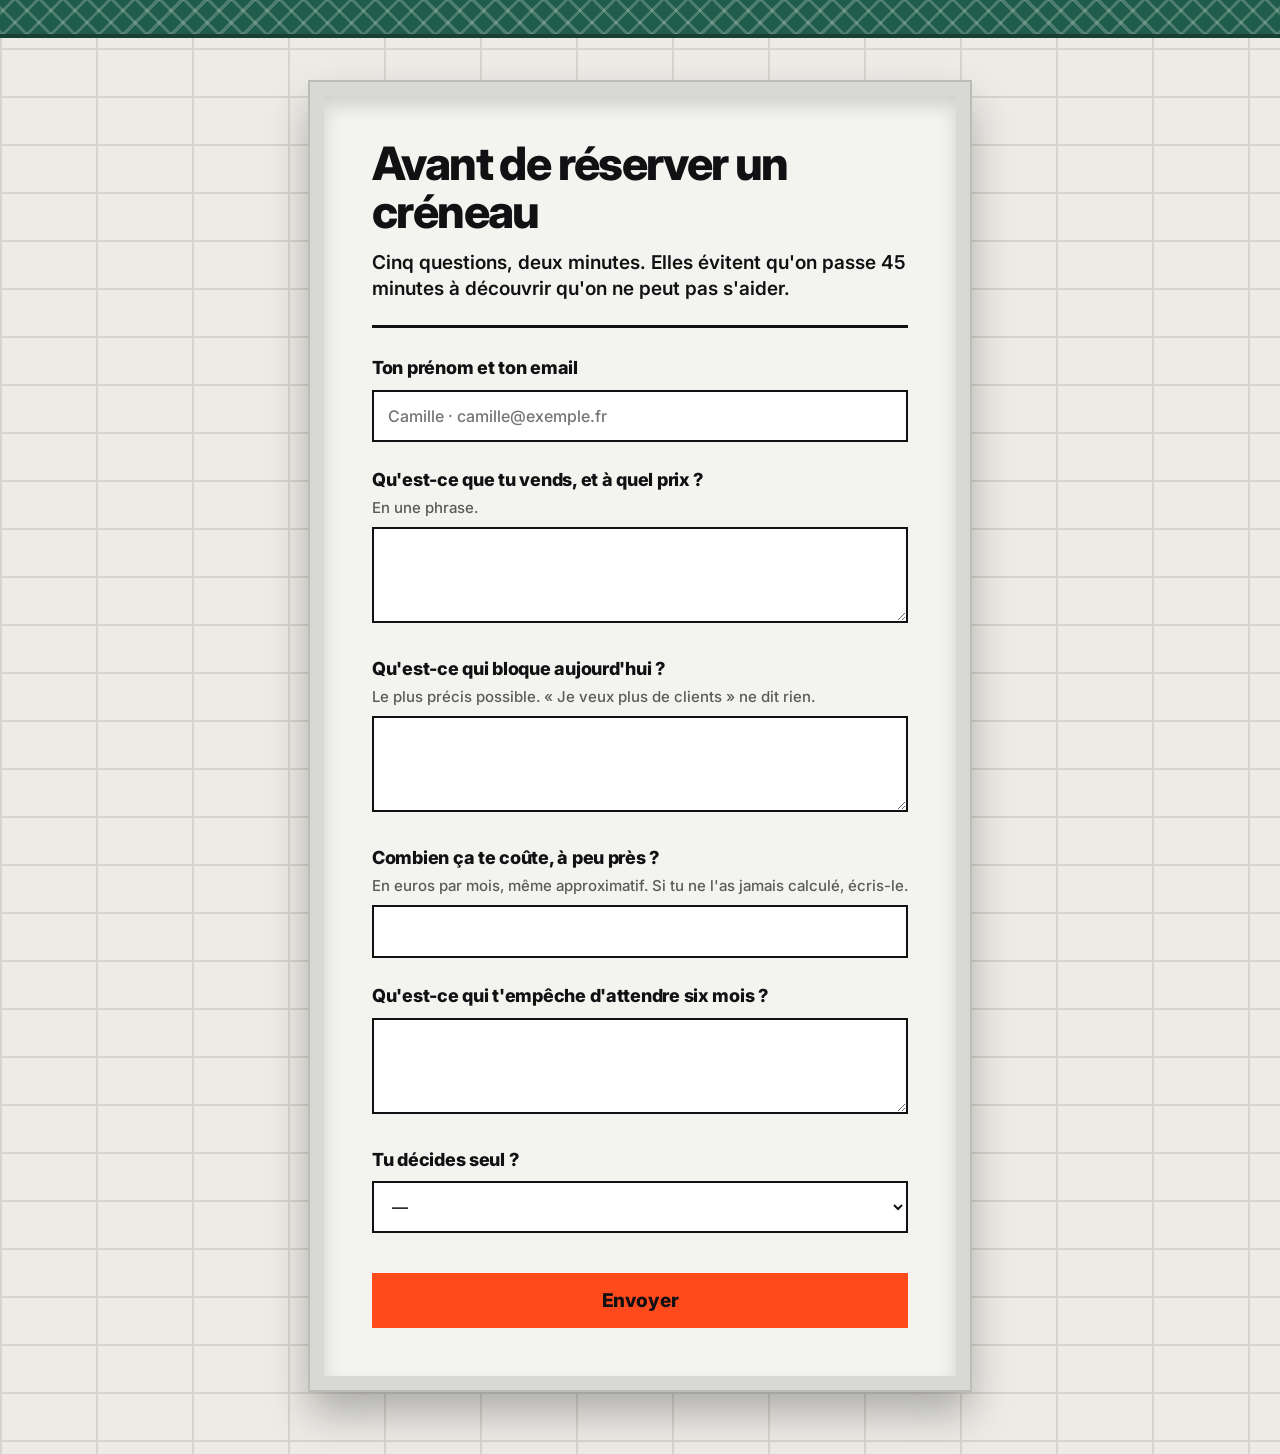
<file: qualif-agent/index.html>
<!doctype html>
<html lang="fr">
<head>
<meta charset="utf-8">
<meta name="viewport" content="width=device-width, initial-scale=1">
<title>Avant de réserver</title>
<link rel="preconnect" href="https://fonts.googleapis.com">
<link href="https://fonts.googleapis.com/css2?family=Inter:opsz,wght@14..32,500;14..32,700;14..32,800&display=swap" rel="stylesheet">
<style>
  /* DA métro Playlift : mur carrelé, frise verte, le formulaire est une affiche papier */
  :root { --orange:#FF4A1C; --noir:#111114; --jaune:#FF9A1F; --blanc:#F3F3F0; --frise:#1F5C4A;
          --carreau:#ECEBE6; --joint:#D6D4CC; --gris:#5B5B57;
          --sans:"Inter",-apple-system,"SF Pro Display",Arial,sans-serif; }
  * { box-sizing:border-box; }
  body { margin:0; color:var(--noir); padding:0 16px 64px;
         font:17px/1.55 var(--sans); -webkit-font-smoothing:antialiased;
         background-color:var(--carreau);
         background-image:linear-gradient(var(--joint) 2px,transparent 2px),linear-gradient(90deg,var(--joint) 2px,transparent 2px);
         background-size:96px 48px; }
  body::before { content:""; display:block; height:34px; margin:0 -16px 44px; background:var(--frise);
         background-image:repeating-linear-gradient(45deg,rgba(243,243,240,.22) 0 3px,transparent 3px 17px),repeating-linear-gradient(-45deg,rgba(243,243,240,.22) 0 3px,transparent 3px 17px);
         border-bottom:4px solid #173F33; }
  main { max-width:660px; margin:0 auto; background:var(--blanc); padding:44px 48px 48px;
         border:14px solid #D8D8D4; outline:2px solid #BDBDB8;
         box-shadow:inset 0 10px 18px rgba(0,0,0,.14),0 22px 40px rgba(0,0,0,.28); }
  h1 { font-size:clamp(30px,6vw,46px); font-weight:800; letter-spacing:-.035em; line-height:1.04; margin:0 0 14px; }
  p.chapeau { font-size:19px; font-weight:600; line-height:1.4; margin:0 0 26px; padding-bottom:22px; border-bottom:3px solid var(--noir); }
  label { display:block; margin:24px 0 8px; font-weight:800; font-size:18px; letter-spacing:-.015em; }
  .aide { display:block; font-weight:500; color:var(--gris); font-size:15px; letter-spacing:0; margin-top:2px; }
  input, textarea, select {
    width:100%; margin-top:8px; padding:13px 14px; border:2px solid var(--noir); border-radius:0;
    background:#fff; color:inherit; font:500 16px/1.4 var(--sans); }
  input:focus, textarea:focus, select:focus { outline:3px solid var(--orange); outline-offset:0; }
  textarea { min-height:96px; resize:vertical; }
  button { margin-top:32px; width:100%; padding:18px; border:0; border-radius:0;
           background:var(--orange); color:var(--noir); font:800 19px/1 var(--sans); letter-spacing:-.01em; cursor:pointer; }
  button:hover { background:var(--noir); color:var(--orange); }
  button[disabled] { opacity:.55; cursor:default; }
  #fin { display:none; }
  #fin a { color:var(--noir); font-weight:800; text-decoration:none; border-bottom:3px solid var(--orange); }
  @media (max-width:640px) { main { padding:26px 20px 30px; border-width:8px; } body::before { margin-bottom:28px; } }
</style>
</head>
<body>
<main>
  <div id="formulaire">
    <h1>Avant de réserver un créneau</h1>
    <p class="chapeau">Cinq questions, deux minutes. Elles évitent qu'on passe 45 minutes à découvrir qu'on ne peut pas s'aider.</p>

    <form id="f">
      <label>Ton prénom et ton email
        <input name="Contact" required placeholder="Camille · camille@exemple.fr">
      </label>

      <label>Qu'est-ce que tu vends, et à quel prix ?
        <span class="aide">En une phrase.</span>
        <textarea name="Offre" required></textarea>
      </label>

      <label>Qu'est-ce qui bloque aujourd'hui ?
        <span class="aide">Le plus précis possible. « Je veux plus de clients » ne dit rien.</span>
        <textarea name="Blocage" required></textarea>
      </label>

      <label>Combien ça te coûte, à peu près ?
        <span class="aide">En euros par mois, même approximatif. Si tu ne l'as jamais calculé, écris-le.</span>
        <input name="Cout" required>
      </label>

      <label>Qu'est-ce qui t'empêche d'attendre six mois ?
        <textarea name="Urgence" required></textarea>
      </label>

      <label>Tu décides seul ?
        <select name="Decision" required>
          <option value="">—</option>
          <option>Oui, je décide seul</option>
          <option>Avec un associé</option>
          <option>Je dois en parler à quelqu'un d'autre</option>
        </select>
      </label>

      <button type="submit">Envoyer</button>
    </form>
  </div>

  <div id="fin">
    <h1>C'est envoyé.</h1>
    <p class="chapeau" id="message"></p>
  </div>
</main>

<script>
var CALENDRIER = "{{CALENDRIER}}";
document.getElementById("f").addEventListener("submit", function (e) {
  e.preventDefault();
  var btn = e.target.querySelector("button");
  btn.disabled = true; btn.textContent = "Un instant…";
  var data = {};
  new FormData(e.target).forEach(function (v, k) { data[k] = v; });

  fetch("/", { method: "POST", headers: { "Content-Type": "application/json" },
               body: JSON.stringify(data) })
    .then(function (r) { return r.json(); })
    .then(function (res) {
      document.getElementById("formulaire").style.display = "none";
      document.getElementById("fin").style.display = "block";
      // Un lead écarté ne l'apprend jamais : on ne braque personne, et un tiède
      // d'aujourd'hui peut devenir un client dans trois mois.
      var m = document.getElementById("message");
      if (res.retenu && CALENDRIER && CALENDRIER.indexOf("{{") !== 0) {
        m.innerHTML = 'Choisis ton créneau : <a href="' + CALENDRIER + '">réserver</a>.';
      } else {
        m.textContent = "Je lis ça et je te réponds personnellement sous 24 h.";
      }
    })
    .catch(function () {
      btn.disabled = false; btn.textContent = "Réessayer";
    });
});
</script>
</body>
</html>
</file>
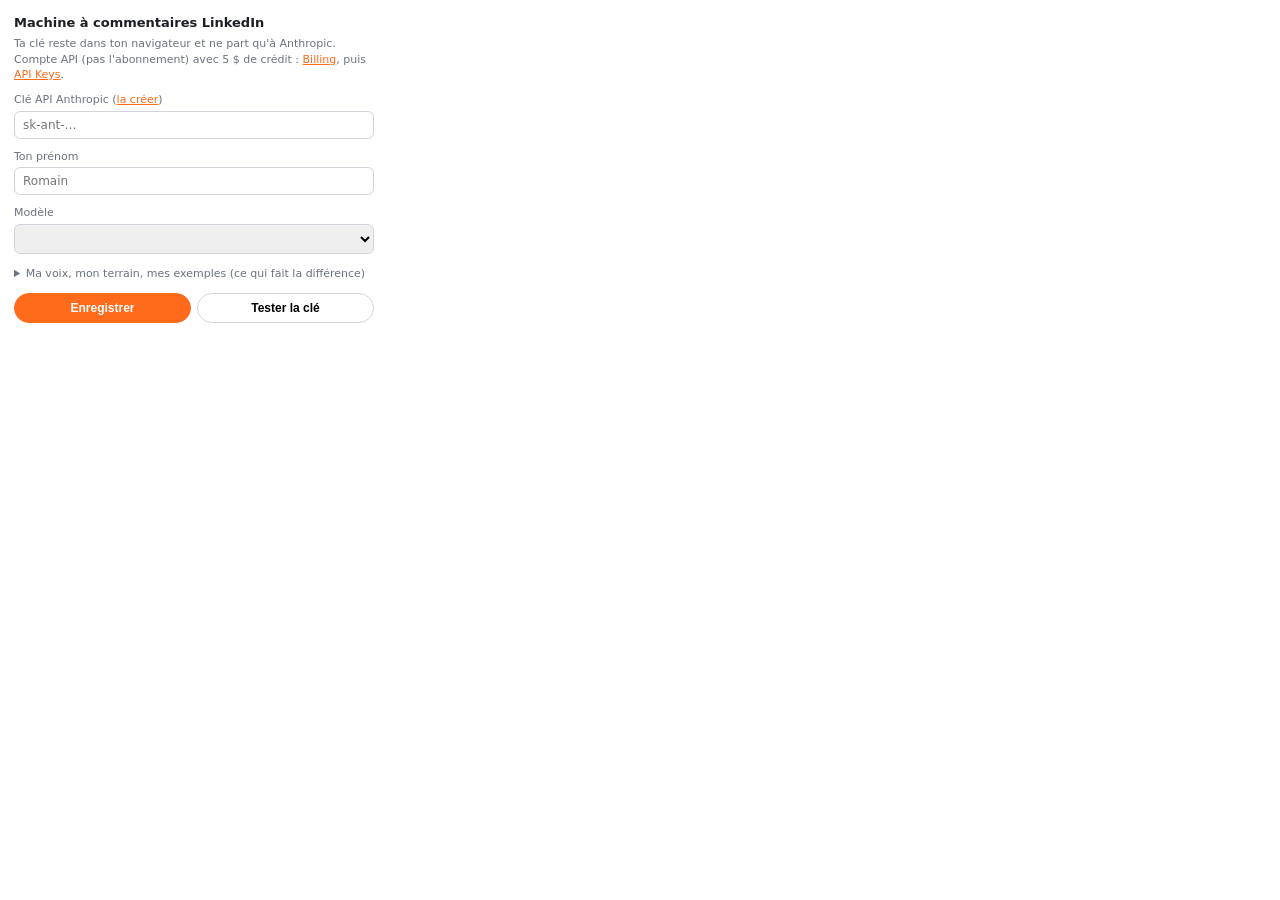
<file: extension-commentaire/popup.html>
<!doctype html>
<meta charset="utf-8" />
<title>Machine à commentaires</title>
<style>
  body { width: 360px; margin: 0; padding: 14px; font: 13px/1.4 system-ui, sans-serif; color: #1c1f23; }
  h1 { font-size: 13px; margin: 0 0 4px; }
  .sous { font-size: 11px; color: #6b7280; margin: 0 0 10px; }
  label { display: block; font-size: 11px; color: #6b7280; margin: 10px 0 3px; }
  input, select, textarea { width: 100%; box-sizing: border-box; padding: 6px 8px; font-size: 12px;
          border: 1px solid #d1d5db; border-radius: 6px; font-family: inherit; }
  textarea { min-height: 64px; resize: vertical; }
  .ligne { display: flex; gap: 6px; margin-top: 12px; }
  button { flex: 1; padding: 7px; font-size: 12px; font-weight: 600; border-radius: 999px;
           border: 1px solid #d1d5db; background: #fff; cursor: pointer; }
  .principal { background: #ff6b1a; border-color: #ff6b1a; color: #fff; }
  #statut { margin-top: 10px; font-size: 11px; color: #6b7280; min-height: 15px; }
  .ok { color: #16794c; } .ko { color: #c0392b; }
  details { margin-top: 12px; }
  summary { font-size: 11px; color: #6b7280; cursor: pointer; }
  a { color: #ff6b1a; }
</style>
<h1>Machine à commentaires LinkedIn</h1>
<p class="sous">Ta clé reste dans ton navigateur et ne part qu'à Anthropic. Compte API (pas l'abonnement) avec 5 $ de crédit : <a href="https://console.anthropic.com/settings/billing" target="_blank">Billing</a>, puis <a href="https://console.anthropic.com/settings/keys" target="_blank">API Keys</a>.</p>

<label for="cle">Clé API Anthropic (<a href="https://console.anthropic.com/settings/keys" target="_blank">la créer</a>)</label>
<input id="cle" type="password" placeholder="sk-ant-…" />

<label for="prenom">Ton prénom</label>
<input id="prenom" placeholder="Romain" />

<label for="modele">Modèle</label>
<select id="modele"></select>

<details>
  <summary>Ma voix, mon terrain, mes exemples (ce qui fait la différence)</summary>
  <label for="terrain">Mon terrain : ce que je vends, à qui, ce que j'ai vu chez mes clients (chiffres bienvenus)</label>
  <textarea id="terrain" placeholder="Je vends des sites à des restaurateurs. Un client a doublé ses réservations en… "></textarea>
  <label for="voix">Ma voix : comment j'écris</label>
  <textarea id="voix" placeholder="Direct, tutoiement, phrases courtes…"></textarea>
  <label for="exemples">Mes commentaires qui ont porté (un par ligne, commençant par « - »). Vide = les 6 de Romain.</label>
  <textarea id="exemples" placeholder="- Vrai. Mais…"></textarea>
</details>

<div class="ligne">
  <button id="enregistrer" class="principal">Enregistrer</button>
  <button id="tester">Tester la clé</button>
</div>
<div id="statut"></div>
<script src="popup.js"></script>
</file>
